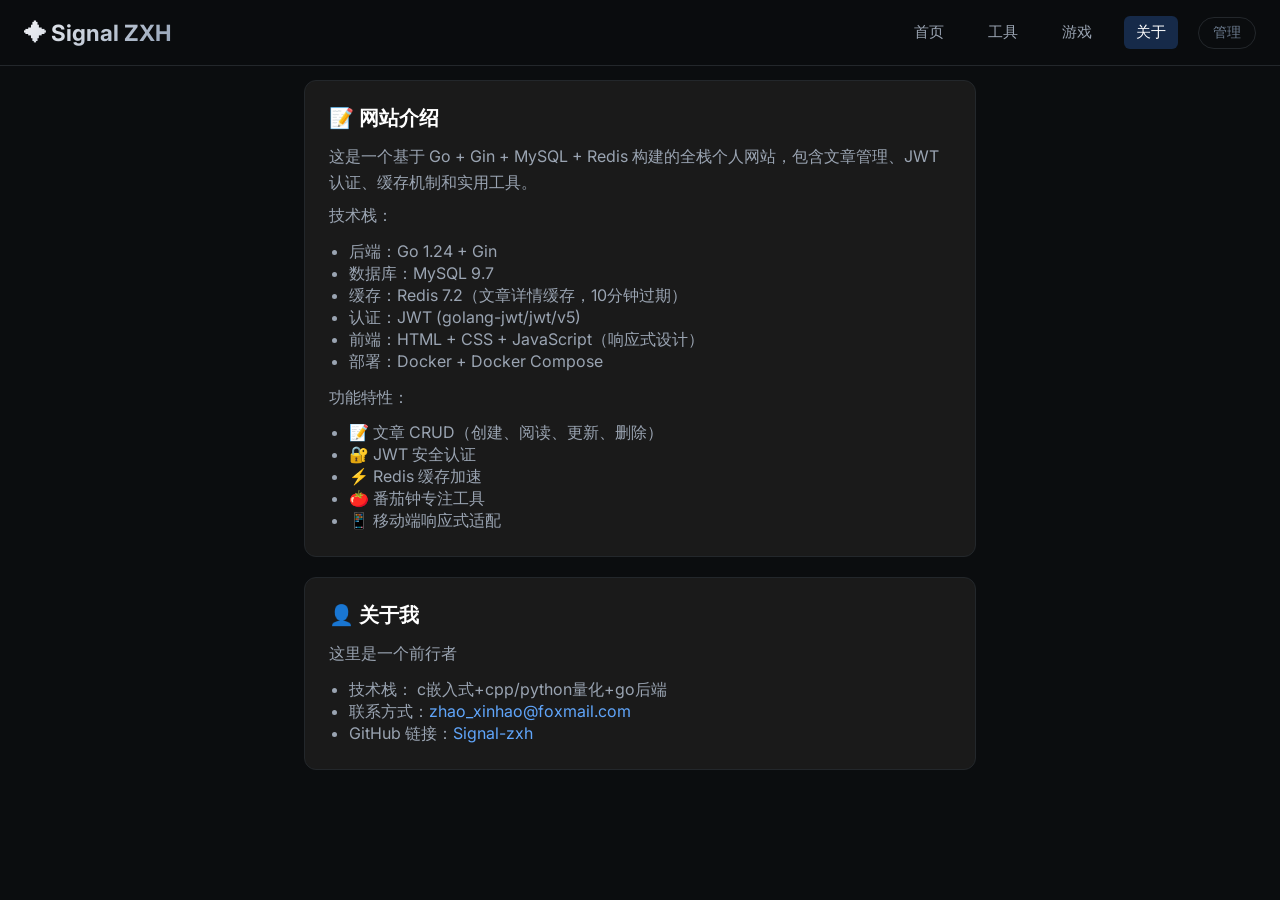
<file: static/about.html>
<!DOCTYPE html>
<html lang="zh-CN">
<head>
    <meta charset="UTF-8">
    <meta name="viewport" content="width=device-width, initial-scale=1.0">
    <title>关于 - Signal ZXH</title>
    <link href="https://fonts.googleapis.com/css2?family=Inter:opsz,wght@14..32,400..700&display=swap" rel="stylesheet">
    <style>
        * { margin:0; padding:0; box-sizing:border-box; }
        body {
            font-family: "Inter", -apple-system, sans-serif;
            background: #0b0d0f;
            color: #ecedee;
            padding-top: 80px;
            min-height: 100vh;
        }
        .container {
            max-width: 720px;
            margin: 0 auto;
            padding: 0 24px;
        }
        .header {
            position: fixed;
            top: 0;
            left: 0;
            right: 0;
            z-index: 1000;
            display: flex;
            justify-content: space-between;
            align-items: center;
            padding: 16px 24px;
            background: rgba(11, 13, 15, 0.98);
            border-bottom: 1px solid #23272b;
            backdrop-filter: blur(12px);
        }
        .logo {
            font-size: 1.4rem;
            font-weight: 700;
            background: linear-gradient(135deg, #f0f2f5, #94a3b8);
            -webkit-background-clip: text;
            -webkit-text-fill-color: transparent;
            background-clip: text;
        }
        .nav {
            display: flex;
            gap: 20px;
            margin-left: auto;
            margin-right: 20px;
        }
        .nav a {
            color: #9aa4b2;
            text-decoration: none;
            font-size: 0.95rem;
            padding: 6px 12px;
            border-radius: 6px;
            transition: all 0.2s ease;
        }
        .nav a:hover, .nav a.active {
            color: #fff;
            background: rgba(59, 130, 246, 0.25);
        }
        .header-right {
            display: flex;
            gap: 16px;
            align-items: center;
        }
        .admin-link {
            color: #6b7a8d;
            cursor: pointer;
            padding: 6px 14px;
            border: 1px solid #23272b;
            border-radius: 20px;
            font-size: 0.85rem;
            transition: all 0.2s ease;
        }
        .admin-link:hover {
            border-color: #3b82f6;
            color: #fff;
        }
        .card {
            background: #1a1a1a;
            padding: 24px;
            border-radius: 12px;
            border: 1px solid #23272b;
            margin-bottom: 20px;
        }
        .card h3 {
            color: #fff;
            margin-bottom: 12px;
            font-size: 1.25rem;
        }
        .card a {
            color: #60a5fa;
            text-decoration: none;
            border-bottom: 1px solid transparent;
            transition: all 0.2s ease;
        }
        .card a:hover {
            color: #93c5fd;
            border-bottom-color: #3b82f6;
            font-size: 1.25rem;
        }
        .card p {
            color: #9aa4b2;
            line-height: 1.6;
        }
        .card ul {
            color: #9aa4b2;
            margin-top: 12px;
            padding-left: 20px;
        }

        @media (max-width: 768px) {
            body { padding-top: 120px; }
            .header { padding: 12px 16px; flex-wrap: wrap; align-items: center; }
            .logo { font-size: 1.1rem; order: 1; }
            .nav { 
                order: 3; gap: 8px; margin: 8px auto 0; width: 100%; 
                justify-content: center; margin-left: 0; margin-right: 0;
            }
            .nav a { font-size: 0.8rem; padding: 4px 8px; }
            .header-right { order: 2; }
            .admin-link { font-size: 0.75rem; padding: 4px 10px; }
            .container { padding: 0 16px; }
            .card { padding: 16px; }
        }
    </style>
</head>
<body>
<div class="header">
    <span class="logo" onclick="window.location.href='/'">✦ Signal ZXH</span>
    
    <div class="nav">
        <a href="/">首页</a>
        <a href="/tools">工具</a>
        <a href="/games">游戏</a>
        <a href="/about" class="active">关于</a>
    </div>
    
    <div class="header-right">
        <span onclick="showLoginModal()" class="admin-link">管理</span>
    </div>
</div>

<div class="container">

    <div class="card">
        <h3>📝 网站介绍</h3>
        <p>这是一个基于 Go + Gin + MySQL + Redis 构建的全栈个人网站，包含文章管理、JWT认证、缓存机制和实用工具。</p>
        <p style="margin-top:8px;">技术栈：</p>
        <ul>
            <li>后端：Go 1.24 + Gin</li>
            <li>数据库：MySQL 9.7</li>
            <li>缓存：Redis 7.2（文章详情缓存，10分钟过期）</li>
            <li>认证：JWT (golang-jwt/jwt/v5)</li>
            <li>前端：HTML + CSS + JavaScript（响应式设计）</li>
            <li>部署：Docker + Docker Compose</li>
        </ul>
        <p style="margin-top:12px;">功能特性：</p>
        <ul>
            <li>📝 文章 CRUD（创建、阅读、更新、删除）</li>
            <li>🔐 JWT 安全认证</li>
            <li>⚡ Redis 缓存加速</li>
            <li>🍅 番茄钟专注工具</li>
            <li>📱 移动端响应式适配</li>
        </ul>
    </div>
        <div class="card">
        <h3>👤 关于我</h3>
        <p>这里是一个前行者</p>
        <ul>
            <!-- <li>个人简介</li> -->
            <li>技术栈： c嵌入式+cpp/python量化+go后端</li>
            <!-- <li>工作经历</li> -->
            <li>联系方式：<a href="mailto:zhao_xinhao@foxmail.com">zhao_xinhao@foxmail.com</a></li>
            <li>GitHub 链接：<a href="https://github.com/Signal-zxh">Signal-zxh</a></li>
        </ul>
    </div>
</div>

<!-- 登录模态框 -->
<div id="loginModal" style="display:none; position:fixed; top:0; left:0; width:100%; height:100%; background:rgba(0,0,0,0.75); justify-content:center; align-items:center; z-index:2000;">
    <div style="background:#1a1a1a; padding:24px; border-radius:12px; width:320px; border:1px solid #23272b;">
        <div style="display:flex; justify-content:space-between; align-items:center; margin-bottom:20px;">
            <h2 style="color:#fff; margin:0;">登录管理</h2>
            <span onclick="hideLoginModal()" style="color:#9aa4b2; cursor:pointer; font-size:20px;">&times;</span>
        </div>
        <div style="display:flex; flex-direction:column; gap:12px;">
            <input id="loginUsername" placeholder="用户名" style="padding:10px; border:1px solid #23272b; border-radius:8px; background:#111; color:#fff;" />
            <input id="loginPassword" type="password" placeholder="密码" style="padding:10px; border:1px solid #23272b; border-radius:8px; background:#111; color:#fff;" />
            <button onclick="login()" style="padding:10px; border:none; background:#3b82f6; color:#fff; border-radius:8px; cursor:pointer;">
                登录
            </button>
            <div id="loginResult" style="color:#9aa4b2; text-align:center; font-size:14px;"></div>
        </div>
    </div>
</div>

<script>
function showLoginModal() {
    document.getElementById("loginModal").style.display = "flex"
}

function hideLoginModal() {
    document.getElementById("loginModal").style.display = "none"
    document.getElementById("loginResult").innerHTML = ""
    document.getElementById("loginUsername").value = ""
    document.getElementById("loginPassword").value = ""
}

document.getElementById("loginModal").addEventListener("click", function(e) {
    if (e.target === this) {
        hideLoginModal()
    }
})

async function login() {
    const username = document.getElementById("loginUsername").value
    const password = document.getElementById("loginPassword").value
    const resultDiv = document.getElementById("loginResult")

    if (!username.trim()) {
        resultDiv.innerHTML = "❌ 请输入用户名"
        return
    }
    if (!password.trim()) {
        resultDiv.innerHTML = "❌ 请输入密码"
        return
    }

    try {
        const res = await fetch("/login", {
            method: "POST",
            headers: { "Content-Type": "application/json" },
            body: JSON.stringify({ username: username.trim(), password: password.trim() })
        })

        const text = await res.text()
        let json
        try {
            json = JSON.parse(text)
        } catch (e) {
            resultDiv.innerHTML = "❌ 服务器返回格式错误"
            return
        }

        if (json.code === 0) {
            localStorage.setItem("token", json.data.token)
            resultDiv.innerHTML = "✅ 登录成功！"
            
            setTimeout(() => {
                hideLoginModal()
                window.location.href = "/admin"
            }, 1000)
        } else {
            resultDiv.innerHTML = "❌ " + json.message
        }
    } catch (e) {
        console.error(e)
        resultDiv.innerHTML = "❌ 请求失败"
    }
}
</script>
</body>
</html>
</file>
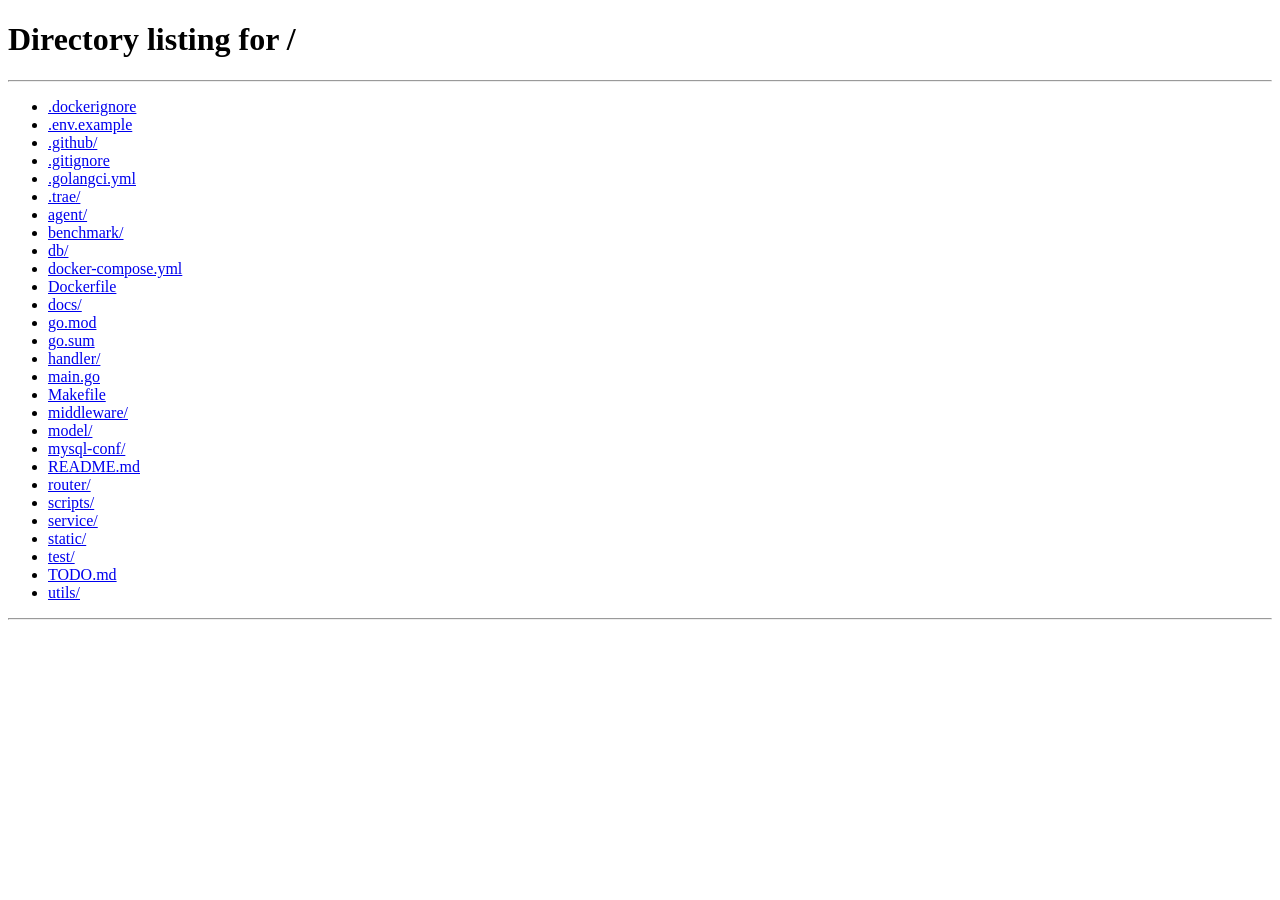
<file: static/admin.html>
<!DOCTYPE html>
<html lang="zh-CN">
<head>
    <meta charset="UTF-8">
    <meta name="viewport" content="width=device-width, initial-scale=1.0">
    <title>管理后台 - Signal ZXH</title>
    <link href="https://fonts.googleapis.com/css2?family=Inter:opsz,wght@14..32,400..700&display=swap" rel="stylesheet">
    <style>
        * { margin:0; padding:0; box-sizing:border-box; }
        body {
            font-family: "Inter", -apple-system, sans-serif;
            background: #0b0d0f;
            color: #ecedee;
            padding-top: 80px;
            min-height: 100vh;
            overflow-x: hidden;
        }
        .container {
            max-width: 720px;
            margin: 0 auto;
            padding: 0 24px;
        }
        .header {
            position: fixed;
            top: 0;
            left: 0;
            right: 0;
            z-index: 1000;
            display: flex;
            justify-content: space-between;
            align-items: center;
            padding: 16px 24px;
            background: rgba(11, 13, 15, 0.98);
            border-bottom: 1px solid #23272b;
            backdrop-filter: blur(12px);
        }
        .logo {
            font-size: 1.4rem;
            font-weight: 700;
            background: linear-gradient(135deg, #f0f2f5, #94a3b8);
            -webkit-background-clip: text;
            -webkit-text-fill-color: transparent;
            background-clip: text;
        }
        .nav {
            display: flex;
            gap: 20px;
            margin-left: auto;
            margin-right: 20px;
        }
        .nav a {
            color: #9aa4b2;
            text-decoration: none;
            font-size: 0.95rem;
            padding: 6px 12px;
            border-radius: 6px;
            transition: all 0.2s ease;
        }
        .nav a:hover, .nav a.active {
            color: #fff;
            background: rgba(59, 130, 246, 0.25);
        }
        .header-right {
            display: flex;
            gap: 16px;
            align-items: center;
        }
        .logout-link {
            color: #ef4444;
            cursor: pointer;
            font-size: 0.9rem;
            padding: 6px 12px;
            border-radius: 6px;
            transition: all 0.2s ease;
        }
        .logout-link:hover {
            background: rgba(239, 68, 68, 0.2);
        }
        .form-card {
            background: #1a1a1a;
            padding: 24px;
            border-radius: 12px;
            border: 1px solid #23272b;
            margin-bottom: 20px;
            width: 100%;
            box-sizing: border-box;
        }
        .form-card h2 {
            color: #fff;
            margin: 0 0 20px 0;
            font-size: 1.3rem;
        }
        .form-group {
            display: flex;
            flex-direction: column;
            gap: 12px;
            width: 100%;
            box-sizing: border-box;
        }
        .form-group input,
        .form-group textarea {
            display: block;
            width: 100%;
            padding: 12px;
            border: 1px solid #23272b;
            border-radius: 8px;
            background: #111;
            color: #fff;
            font-size: 16px;
            font-family: inherit;
            box-sizing: border-box;
        }
        .form-group textarea {
            min-height: 120px;
            resize: vertical;
            word-break: break-all;
            overflow-wrap: break-word;
        }
        .form-group button {
            padding: 12px;
            border: none;
            background: #3b82f6;
            color: #fff;
            border-radius: 8px;
            cursor: pointer;
            font-size: 16px;
            transition: all 0.2s ease;
        }
        .form-group button:hover {
            background: #2563eb;
        }
        .form-result {
            color: #9aa4b2;
            text-align: center;
            font-size: 14px;
            margin-top: 8px;
        }
        .list-card {
            background: #1a1a1a;
            padding: 24px;
            border-radius: 12px;
            border: 1px solid #23272b;
            margin-bottom: 40px;
        }
        .list-card h2 {
            color: #fff;
            margin: 0 0 20px 0;
            font-size: 1.3rem;
        }
        .post-item {
            border-bottom: 1px solid #23272b;
            padding: 16px 0;
            display: flex;
            justify-content: space-between;
            align-items: flex-start;
        }
        .post-item:last-child {
            border-bottom: none;
        }
        .post-info h3 {
            color: #fff;
            margin: 0 0 8px 0;
            font-size: 1.1rem;
        }
        .post-info p {
            color: #9aa4b2;
            margin: 0;
            font-size: 0.9rem;
            line-height: 1.5;
        }
        .post-meta {
            color: #6b7280;
            font-size: 0.8rem;
            margin-top: 8px;
        }
        .post-actions {
            display: flex;
            gap: 10px;
        }
        .btn-edit {
            padding: 6px 12px;
            border: none;
            background: #f59e0b;
            color: #fff;
            border-radius: 6px;
            cursor: pointer;
            font-size: 14px;
            transition: all 0.2s ease;
        }
        .btn-edit:hover {
            background: #d97706;
        }
        .btn-delete {
            padding: 6px 12px;
            border: none;
            background: #ef4444;
            color: #fff;
            border-radius: 6px;
            cursor: pointer;
            font-size: 14px;
            transition: all 0.2s ease;
        }
        .btn-delete:hover {
            background: #dc2626;
        }
        .edit-form {
            display: flex;
            flex-direction: column;
            gap: 10px;
            width: 100%;
        }
        .edit-form input,
        .edit-form textarea {
            display: block;
            width: 100%;
            padding: 10px;
            border: 1px solid #3b82f6;
            border-radius: 6px;
            background: #111;
            color: #fff;
            font-size: 15px;
            font-family: inherit;
            box-sizing: border-box;
        }
        .edit-form textarea {
            min-height: 100px;
            resize: vertical;
            word-break: break-all;
            overflow-wrap: break-word;
        }
        .edit-actions {
            display: flex;
            gap: 10px;
        }
        .btn-save {
            padding: 8px 16px;
            border: none;
            background: #22c55e;
            color: #fff;
            border-radius: 6px;
            cursor: pointer;
            font-size: 14px;
            transition: all 0.2s ease;
        }
        .btn-save:hover {
            background: #16a34a;
        }
        .btn-cancel {
            padding: 8px 16px;
            border: none;
            background: #6b7280;
            color: #fff;
            border-radius: 6px;
            cursor: pointer;
            font-size: 14px;
            transition: all 0.2s ease;
        }
        .btn-cancel:hover {
            background: #4b5563;
        }

        @media (max-width: 768px) {
            body { padding-top: 120px; }
            .header { padding: 12px 16px; flex-wrap: wrap; align-items: center; }
            .logo { font-size: 1.1rem; order: 1; }
            .nav { 
                order: 3; gap: 8px; margin: 8px auto 0; width: 100%; 
                justify-content: center; margin-left: 0; margin-right: 0;
            }
            .nav a { font-size: 0.8rem; padding: 4px 8px; }
            .header-right { order: 2; }
            .logout-link { font-size: 0.75rem; padding: 4px 10px; }
            .container { padding: 0 16px; }
            .form-card, .list-card { padding: 16px; }
        }
    </style>
</head>
<body>
<div class="header">
    <span class="logo" onclick="window.location.href='/'">✦ Signal ZXH</span>

    <div class="nav">
        <a href="/">首页</a>
        <a href="/tools">工具</a>
        <a href="/games">游戏</a>
        <a href="/about">关于</a>
        <a href="/admin/categories">分类管理</a>
        <a href="/admin/tags">标签管理</a>
    </div>

    <div class="header-right">
        <span onclick="logout()" class="logout-link">退出登录</span>
    </div>
</div>

<div class="container">
    <!-- 发布文章表单 -->
    <div class="form-card">
        <h2>发布新文章</h2>
        <div class="form-group">
            <input id="postTitle" placeholder="文章标题" />
            <textarea id="postContent" placeholder="文章内容"></textarea>
            <select id="postCategory" style="padding:12px; border:1px solid #23272b; border-radius:8px; background:#111; color:#fff; font-size:16px;">
                <option value="">选择分类</option>
            </select>
            <input id="postTags" placeholder="标签（用逗号分隔）" />
            <button onclick="createPost()">发布文章</button>
            <div id="createResult" class="form-result"></div>
        </div>
    </div>

    <!-- 文章列表 -->
    <div class="list-card">
        <h2>文章管理</h2>
        <div id="postsList"></div>
    </div>
</div>

<script>
function checkLogin() {
    const token = localStorage.getItem('token')
    if (!token) {
        window.location.href = '/'
        return null
    }
    return token
}

function logout() {
    localStorage.removeItem('token')
    window.location.href = '/'
}

async function loadCategories() {
    try {
        const res = await fetch('/categories', { cache: 'no-cache' })
        const text = await res.text()
        const json = JSON.parse(text)
        
        if (json.code === 0) {
            window.categoriesData = json.data || []
            const select = document.getElementById('postCategory')
            select.innerHTML = '<option value="">选择分类</option>'
            window.categoriesData.forEach(cat => {
                select.innerHTML += `<option value="${cat.id}">${cat.name}</option>`
            })
        }
    } catch (e) {
        console.error('加载分类失败', e)
    }
}

async function createPost() {
    const token = checkLogin()
    if (!token) return

    const title = document.getElementById('postTitle').value
    const content = document.getElementById('postContent').value
    const categoryId = document.getElementById('postCategory').value
    const tagsInput = document.getElementById('postTags').value
    const resultDiv = document.getElementById('createResult')

    if (!title.trim()) {
        resultDiv.innerHTML = '❌ 请输入标题'
        return
    }
    if (!content.trim()) {
        resultDiv.innerHTML = '❌ 请输入内容'
        return
    }

    const tags = tagsInput.split(',').map(t => t.trim()).filter(t => t)

    try {
        const res = await fetch('/api/posts/with-tag', {
            method: 'POST',
            headers: {
                'Content-Type': 'application/json',
                'Authorization': 'Bearer ' + token
            },
            body: JSON.stringify({ 
                title: title.trim(), 
                content: content.trim(),
                category_id: categoryId ? parseInt(categoryId) : null,
                tags: tags
            })
        })

        const text = await res.text()
        let json
        try {
            json = JSON.parse(text)
        } catch (e) {
            resultDiv.innerHTML = '❌ 服务器返回格式错误'
            return
        }

        if (json.code === 0) {
            resultDiv.innerHTML = '✅ 发布成功！'
            document.getElementById('postTitle').value = ''
            document.getElementById('postContent').value = ''
            document.getElementById('postCategory').value = ''
            document.getElementById('postTags').value = ''
            loadPosts()
        } else {
            resultDiv.innerHTML = '❌ ' + json.message
        }
    } catch (e) {
        console.error(e)
        resultDiv.innerHTML = '❌ 请求失败'
    }
}

async function loadPosts() {
    const token = checkLogin()
    if (!token) return

    const container = document.getElementById('postsList')

    try {
        const res = await fetch('/posts/detail', {
            headers: { 'Authorization': 'Bearer ' + token },
            cache: 'no-cache'
        })

        const text = await res.text()
        console.log('API Response:', text)
        let json
        try {
            json = JSON.parse(text)
        } catch (e) {
            container.innerHTML = '<p style="color:#9aa4b2; text-align:center;">❌ JSON解析失败</p>'
            return
        }

        if (json.code !== 0) {
            container.innerHTML = '<p style="color:#9aa4b2; text-align:center;">❌ ' + json.message + '</p>'
            return
        }

        const posts = json.data.data || []
        console.log('Posts found:', posts.length)

        if (posts.length === 0) {
            container.innerHTML = '<p style="color:#9aa4b2; text-align:center;">暂无文章</p>'
            return
        }

        window.postsData = posts
        container.innerHTML = posts.map(post => {
            const categoryHtml = post.category ? `<span style="background:#3b82f6; color:#fff; padding:2px 6px; border-radius:4px; font-size:0.75rem; margin-right:8px;">${post.category}</span>` : ''
            const tagsHtml = post.tags && post.tags.length > 0 
                ? post.tags.map(tag => `<span style="background:#6b7280; color:#fff; padding:2px 6px; border-radius:4px; font-size:0.75rem; margin-right:4px;">${tag}</span>`).join('')
                : ''
            return `
            <div class="post-item" id="post-${post.id}">
                <div class="post-info">
                    <h3>${escapeHtml(post.title)}</h3>
                    <p>${escapeHtml(post.content)}</p>
                    <div class="post-meta">${categoryHtml}${tagsHtml}</div>
                </div>
                <div class="post-actions">
                    <button onclick="editPost(${post.id})" class="btn-edit">编辑</button>
                    <button onclick="deletePost(${post.id})" class="btn-delete">删除</button>
                </div>
            </div>
        `}).join('')
    } catch (e) {
        console.error(e)
        container.innerHTML = '<p style="color:#9aa4b2; text-align:center;">❌ 请求失败</p>'
    }
}

async function deletePost(id) {
    const token = checkLogin()
    if (!token) return

    if (!confirm('确定要删除这篇文章吗？')) {
        return
    }

    try {
        const res = await fetch('/api/posts/' + id, {
            method: 'DELETE',
            headers: { 'Authorization': 'Bearer ' + token }
        })

        const text = await res.text()
        let json = JSON.parse(text)

        if (json.code === 0) {
            alert('删除成功')
            loadPosts()
        } else {
            alert('删除失败: ' + json.message)
        }
    } catch (e) {
        console.error(e)
        alert('删除失败')
    }
}

function escapeHtml(text) {
    const div = document.createElement('div')
    div.textContent = text
    return div.innerHTML
}

function editPost(id) {
    const item = document.getElementById('post-' + id)
    if (!item) return

    const post = (window.postsData || []).find(p => p.id === id)
    const title = post ? post.title : ''
    const content = post ? post.content : ''
    const selectedCategory = (window.categoriesData || []).find(cat => cat.name === (post && post.category))
    const initialTags = post && post.tags ? post.tags.join(', ') : ''

    item.innerHTML = `
        <div class="edit-form" style="width:100%;">
            <input id="edit-title-${id}" value="${escapeHtml(title)}" placeholder="文章标题" />
            <textarea id="edit-content-${id}" placeholder="文章内容">${escapeHtml(content)}</textarea>
            <select id="edit-category-${id}" style="padding:10px; border:1px solid #3b82f6; border-radius:6px; background:#111; color:#fff; font-size:15px;">
                <option value="">选择分类</option>
                ${(window.categoriesData || []).map(cat => `<option value="${cat.id}" ${selectedCategory && selectedCategory.id === cat.id ? 'selected' : ''}>${escapeHtml(cat.name)}</option>`).join('')}
            </select>
            <input id="edit-tags-${id}" value="${escapeHtml(initialTags)}" placeholder="标签（用逗号分隔）" />
            <div class="edit-actions">
                <button onclick="savePost(${id})" class="btn-save">保存</button>
                <button onclick="cancelEdit(${id})" class="btn-cancel">取消</button>
            </div>
        </div>
    `
}

async function savePost(id) {
    const token = checkLogin()
    if (!token) return

    const title = document.getElementById('edit-title-' + id).value.trim()
    const content = document.getElementById('edit-content-' + id).value.trim()
    const categoryId = document.getElementById('edit-category-' + id).value
    const tagsInput = document.getElementById('edit-tags-' + id).value
    const tags = tagsInput.split(',').map(t => t.trim()).filter(Boolean)

    if (!title) {
        alert('❌ 请输入标题')
        return
    }
    if (!content) {
        alert('❌ 请输入内容')
        return
    }

    try {
        const res = await fetch('/api/posts/' + id + '/with-tag', {
            method: 'PUT',
            headers: {
                'Content-Type': 'application/json',
                'Authorization': 'Bearer ' + token
            },
            body: JSON.stringify({
                title,
                content,
                category_id: categoryId ? parseInt(categoryId) : null,
                tags
            })
        })

        const text = await res.text()
        let json
        try {
            json = JSON.parse(text)
        } catch (e) {
            alert('❌ 服务器返回格式错误')
            return
        }

        if (json.code === 0) {
            alert('✅ 更新成功')
            loadPosts()
        } else {
            alert('❌ ' + json.message)
        }
    } catch (e) {
        console.error(e)
        alert('❌ 请求失败')
    }
}

function cancelEdit(id) {
    loadPosts()
}

document.addEventListener('DOMContentLoaded', function() {
    checkLogin()
    loadCategories()
    loadPosts()
})
</script>
</body>
</html>
</file>
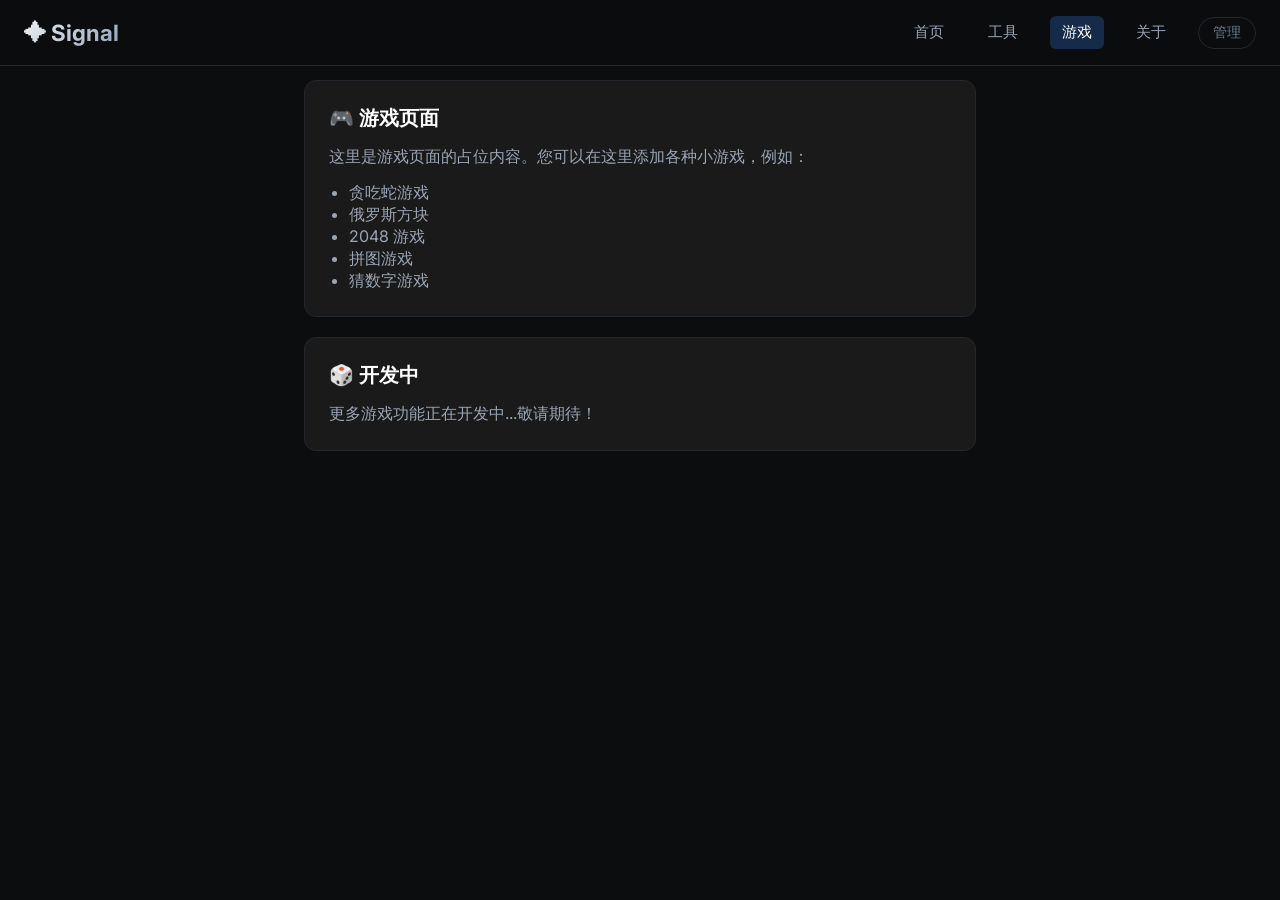
<file: static/games.html>
<!DOCTYPE html>
<html lang="zh-CN">
<head>
    <meta charset="UTF-8">
    <meta name="viewport" content="width=device-width, initial-scale=1.0">
    <title>游戏 - Signal ZXH</title>
    <link href="https://fonts.googleapis.com/css2?family=Inter:opsz,wght@14..32,400..700&display=swap" rel="stylesheet">
    <style>
        * { margin:0; padding:0; box-sizing:border-box; }
        body {
            font-family: "Inter", -apple-system, sans-serif;
            background: #0b0d0f;
            color: #ecedee;
            padding-top: 80px;
            min-height: 100vh;
        }
        .container {
            max-width: 720px;
            margin: 0 auto;
            padding: 0 24px;
        }
        .header {
            position: fixed;
            top: 0;
            left: 0;
            right: 0;
            z-index: 1000;
            display: flex;
            justify-content: space-between;
            align-items: center;
            padding: 16px 24px;
            background: rgba(11, 13, 15, 0.98);
            border-bottom: 1px solid #23272b;
            backdrop-filter: blur(12px);
        }
        .logo {
            font-size: 1.4rem;
            font-weight: 700;
            background: linear-gradient(135deg, #f0f2f5, #94a3b8);
            -webkit-background-clip: text;
            -webkit-text-fill-color: transparent;
            background-clip: text;
        }
        .nav {
            display: flex;
            gap: 20px;
            margin-left: auto;
            margin-right: 20px;
        }
        .nav a {
            color: #9aa4b2;
            text-decoration: none;
            font-size: 0.95rem;
            padding: 6px 12px;
            border-radius: 6px;
            transition: all 0.2s ease;
        }
        .nav a:hover, .nav a.active {
            color: #fff;
            background: rgba(59, 130, 246, 0.25);
        }
        .header-right {
            display: flex;
            gap: 16px;
            align-items: center;
        }
        .admin-link {
            color: #6b7a8d;
            cursor: pointer;
            padding: 6px 14px;
            border: 1px solid #23272b;
            border-radius: 20px;
            font-size: 0.85rem;
            transition: all 0.2s ease;
        }
        .admin-link:hover {
            border-color: #3b82f6;
            color: #fff;
        }
        .card {
            background: #1a1a1a;
            padding: 24px;
            border-radius: 12px;
            border: 1px solid #23272b;
            margin-bottom: 20px;
        }
        .card h3 {
            color: #fff;
            margin-bottom: 12px;
            font-size: 1.25rem;
        }
        .card p {
            color: #9aa4b2;
            line-height: 1.6;
        }
        .card ul {
            color: #9aa4b2;
            margin-top: 12px;
            padding-left: 20px;
        }
    </style>
</head>
<body>
<div class="header">
    <span class="logo">✦ Signal </span>
    
    <div class="nav">
        <a href="/">首页</a>
        <a href="/tools">工具</a>
        <a href="/games" class="active">游戏</a>
        <a href="/about">关于</a>
    </div>
    
    <div class="header-right">
        <span onclick="showLoginModal()" class="admin-link">管理</span>
    </div>
</div>

<div class="container">
    <div class="card">
        <h3>🎮 游戏页面</h3>
        <p>这里是游戏页面的占位内容。您可以在这里添加各种小游戏，例如：</p>
        <ul>
            <li>贪吃蛇游戏</li>
            <li>俄罗斯方块</li>
            <li>2048 游戏</li>
            <li>拼图游戏</li>
            <li>猜数字游戏</li>
        </ul>
    </div>

    <div class="card">
        <h3>🎲 开发中</h3>
        <p>更多游戏功能正在开发中...敬请期待！</p>
    </div>
</div>

<!-- 登录模态框 -->
<div id="loginModal" style="display:none; position:fixed; top:0; left:0; width:100%; height:100%; background:rgba(0,0,0,0.75); justify-content:center; align-items:center; z-index:2000;">
    <div style="background:#1a1a1a; padding:24px; border-radius:12px; width:320px; border:1px solid #23272b;">
        <div style="display:flex; justify-content:space-between; align-items:center; margin-bottom:20px;">
            <h2 style="color:#fff; margin:0;">登录管理</h2>
            <span onclick="hideLoginModal()" style="color:#9aa4b2; cursor:pointer; font-size:20px;">&times;</span>
        </div>
        <div style="display:flex; flex-direction:column; gap:12px;">
            <input id="loginUsername" placeholder="用户名" style="padding:10px; border:1px solid #23272b; border-radius:8px; background:#111; color:#fff;" />
            <input id="loginPassword" type="password" placeholder="密码" style="padding:10px; border:1px solid #23272b; border-radius:8px; background:#111; color:#fff;" />
            <button onclick="login()" style="padding:10px; border:none; background:#3b82f6; color:#fff; border-radius:8px; cursor:pointer;">
                登录
            </button>
            <div id="loginResult" style="color:#9aa4b2; text-align:center; font-size:14px;"></div>
        </div>
    </div>
</div>

<script>
function showLoginModal() {
    document.getElementById("loginModal").style.display = "flex"
}

function hideLoginModal() {
    document.getElementById("loginModal").style.display = "none"
    document.getElementById("loginResult").innerHTML = ""
    document.getElementById("loginUsername").value = ""
    document.getElementById("loginPassword").value = ""
}

document.getElementById("loginModal").addEventListener("click", function(e) {
    if (e.target === this) {
        hideLoginModal()
    }
})

async function login() {
    const username = document.getElementById("loginUsername").value
    const password = document.getElementById("loginPassword").value
    const resultDiv = document.getElementById("loginResult")

    if (!username.trim()) {
        resultDiv.innerHTML = "❌ 请输入用户名"
        return
    }
    if (!password.trim()) {
        resultDiv.innerHTML = "❌ 请输入密码"
        return
    }

    try {
        const res = await fetch("/login", {
            method: "POST",
            headers: { "Content-Type": "application/json" },
            body: JSON.stringify({ username: username.trim(), password: password.trim() })
        })

        const text = await res.text()
        let json
        try {
            json = JSON.parse(text)
        } catch (e) {
            resultDiv.innerHTML = "❌ 服务器返回格式错误"
            return
        }

        if (json.code === 0) {
            localStorage.setItem("token", json.data.token)
            resultDiv.innerHTML = "✅ 登录成功！"
            
            setTimeout(() => {
                hideLoginModal()
                window.location.href = "/admin"
            }, 1000)
        } else {
            resultDiv.innerHTML = "❌ " + json.message
        }
    } catch (e) {
        console.error(e)
        resultDiv.innerHTML = "❌ 请求失败"
    }
}
</script>
</body>
</html>
</file>
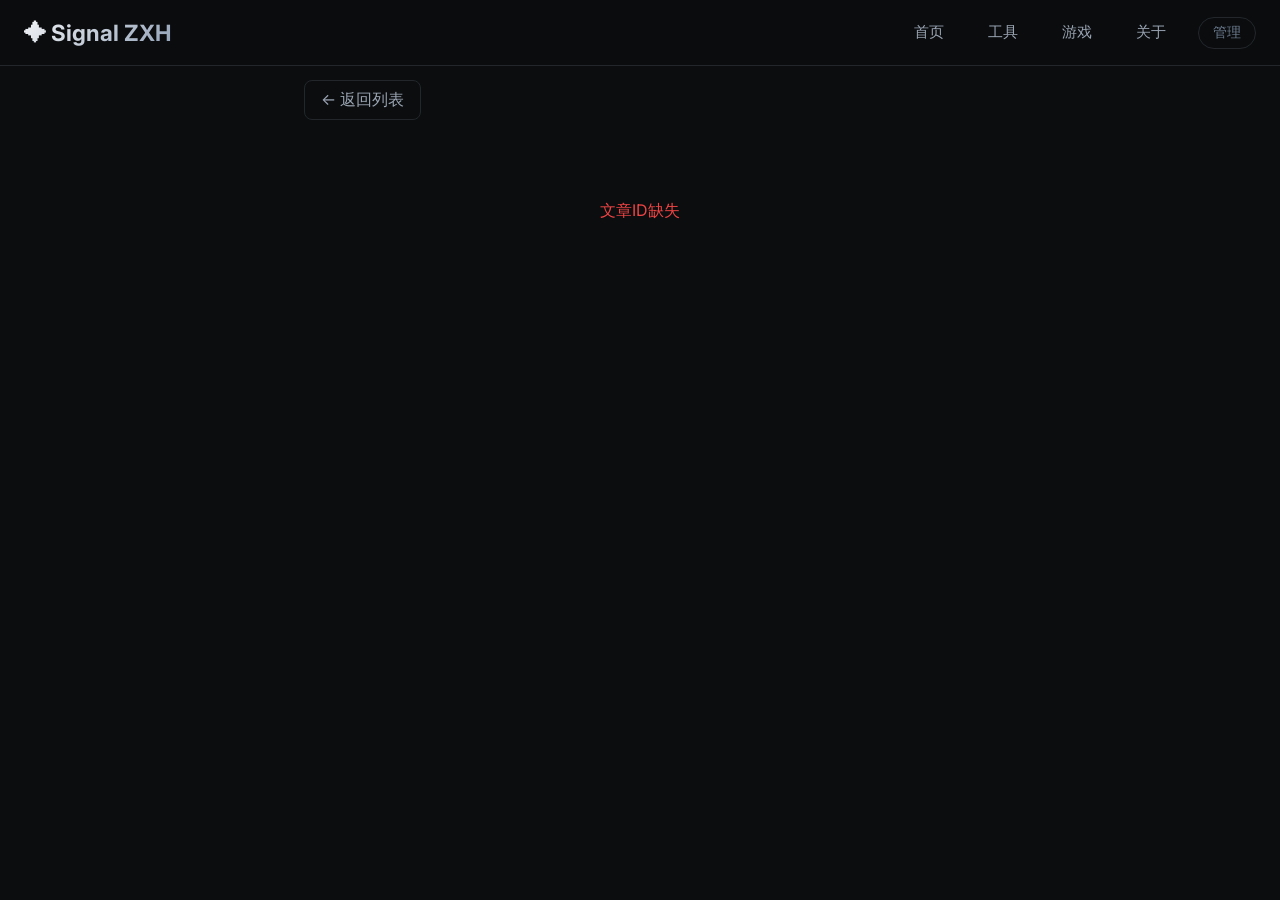
<file: static/post-detail.html>
<!DOCTYPE html>
<html lang="zh-CN">
<head>
    <meta charset="UTF-8">
    <meta name="viewport" content="width=device-width, initial-scale=1.0">
    <title>文章详情 - Signal ZXH</title>
    <link href="https://fonts.googleapis.com/css2?family=Inter:opsz,wght@14..32,400..700&display=swap" rel="stylesheet">
    <style>
        * { margin:0; padding:0; box-sizing:border-box; }
        body {
            font-family: "Inter", -apple-system, sans-serif;
            background: #0b0d0f;
            color: #ecedee;
            padding-top: 80px;
            min-height: 100vh;
        }
        .container {
            max-width: 720px;
            margin: 0 auto;
            padding: 0 24px;
        }
        .header {
            position: fixed;
            top: 0;
            left: 0;
            right: 0;
            z-index: 1000;
            display: flex;
            justify-content: space-between;
            align-items: center;
            padding: 16px 24px;
            background: rgba(11, 13, 15, 0.98);
            border-bottom: 1px solid #23272b;
            backdrop-filter: blur(12px);
        }
        .logo {
            font-size: 1.4rem;
            font-weight: 700;
            background: linear-gradient(135deg, #f0f2f5, #94a3b8);
            -webkit-background-clip: text;
            -webkit-text-fill-color: transparent;
            background-clip: text;
            cursor: pointer;
        }
        .nav {
            display: flex;
            gap: 20px;
            margin-left: auto;
            margin-right: 20px;
        }
        .nav a {
            color: #9aa4b2;
            text-decoration: none;
            font-size: 0.95rem;
            padding: 6px 12px;
            border-radius: 6px;
            transition: all 0.2s ease;
        }
        .nav a:hover, .nav a.active {
            color: #fff;
            background: rgba(59, 130, 246, 0.25);
        }
        .header-right {
            display: flex;
            gap: 16px;
            align-items: center;
        }
        .admin-link {
            color: #6b7a8d;
            cursor: pointer;
            padding: 6px 14px;
            border: 1px solid #23272b;
            border-radius: 20px;
            font-size: 0.85rem;
            transition: all 0.2s ease;
        }
        .admin-link:hover {
            border-color: #3b82f6;
            color: #fff;
        }
        .back-btn {
            color: #9aa4b2;
            cursor: pointer;
            padding: 8px 16px;
            border: 1px solid #23272b;
            border-radius: 8px;
            transition: all 0.2s ease;
            margin-bottom: 20px;
            display: inline-block;
        }
        .back-btn:hover {
            border-color: #3b82f6;
            color: #fff;
        }

        /* 移动端响应式 */
        @media (max-width: 768px) {
            body {
                padding-top: 120px;
            }
            .header {
                padding: 12px 16px;
                flex-wrap: wrap;
            }
            .logo {
                font-size: 1.1rem;
            }
            .nav {
                gap: 8px;
                margin: 8px auto 0;
                width: 100%;
                justify-content: center;
                order: 3;
            }
            .nav a {
                font-size: 0.8rem;
                padding: 4px 8px;
            }
            .admin-link {
                font-size: 0.75rem;
                padding: 4px 10px;
            }
            .container {
                padding: 0 16px;
            }
            .post-detail {
                padding: 20px 16px;
            }
            .post-title {
                font-size: 1.4rem;
            }
        }
        .post-detail {
            background: #1a1a1a;
            padding: 32px;
            border-radius: 12px;
            border: 1px solid #23272b;
        }
        .post-title {
            font-size: 1.75rem;
            font-weight: 700;
            color: #fff;
            margin-bottom: 16px;
            line-height: 1.3;
        }
        .post-meta {
            margin-bottom: 20px;
            padding-bottom: 16px;
            border-bottom: 1px solid #23272b;
        }
        .category-tag {
            background: #3b82f6;
            color: #fff;
            padding: 4px 12px;
            border-radius: 6px;
            font-size: 0.85rem;
            margin-right: 8px;
        }
        .tag-item {
            background: #6b7280;
            color: #fff;
            padding: 4px 12px;
            border-radius: 6px;
            font-size: 0.85rem;
            margin-right: 8px;
        }
        .post-content {
            color: #ecedee;
            line-height: 1.8;
            font-size: 1rem;
            white-space: pre-wrap;
        }
        .loading, .error, .not-found {
            text-align: center;
            padding: 60px 20px;
            color: #9aa4b2;
        }
        .error {
            color: #ef4444;
        }

        @media (max-width: 768px) {
            body { padding-top: 120px; }
            .header { padding: 12px 16px; flex-wrap: wrap; align-items: center; }
            .logo { font-size: 1.1rem; order: 1; }
            .nav { 
                order: 3; gap: 8px; margin: 8px auto 0; width: 100%; 
                justify-content: center; margin-left: 0; margin-right: 0;
            }
            .nav a { font-size: 0.8rem; padding: 4px 8px; }
            .header-right { order: 2; }
            .admin-link { font-size: 0.75rem; padding: 4px 10px; }
            .container { padding: 0 16px; }
            .post-detail { padding: 20px 16px; }
            .post-title { font-size: 1.4rem; }
        }
    </style>
</head>
<body>
<div class="header">
    <span class="logo" onclick="window.location.href='/'">✦ Signal ZXH</span>
    
    <div class="nav">
        <a href="/">首页</a>
        <a href="/tools">工具</a>
        <a href="/games">游戏</a>
        <a href="/about">关于</a>
    </div>
    
    <div class="header-right">
        <span onclick="showLoginModal()" class="admin-link">管理</span>
    </div>
</div>

<div class="container">
    <span class="back-btn" onclick="window.location.href='/'">← 返回列表</span>
    
    <div id="postDetail">
        <div class="loading">加载中...</div>
    </div>
</div>

<!-- 登录模态框 -->
<div id="loginModal" style="display:none; position:fixed; top:0; left:0; width:100%; height:100%; background:rgba(0,0,0,0.75); justify-content:center; align-items:center; z-index:2000;">
    <div style="background:#1a1a1a; padding:24px; border-radius:12px; width:320px; border:1px solid #23272b;">
        <div style="display:flex; justify-content:space-between; align-items:center; margin-bottom:20px;">
            <h2 style="color:#fff; margin:0;">登录管理</h2>
            <span onclick="hideLoginModal()" style="color:#9aa4b2; cursor:pointer; font-size:20px;">&times;</span>
        </div>
        <div style="display:flex; flex-direction:column; gap:12px;">
            <input id="loginUsername" placeholder="用户名" style="padding:10px; border:1px solid #23272b; border-radius:8px; background:#111; color:#fff;" />
            <input id="loginPassword" type="password" placeholder="密码" style="padding:10px; border:1px solid #23272b; border-radius:8px; background:#111; color:#fff;" />
            <button onclick="login()" style="padding:10px; border:none; background:#3b82f6; color:#fff; border-radius:8px; cursor:pointer;">
                登录
            </button>
            <div id="loginResult" style="color:#9aa4b2; text-align:center; font-size:14px;"></div>
        </div>
    </div>
</div>

<script>
const postId = new URLSearchParams(window.location.search).get('id');

async function loadPost() {
    const container = document.getElementById('postDetail');

    if (!postId) {
        container.innerHTML = '<div class="error">文章ID缺失</div>';
        return;
    }

    try {
        const res = await fetch(`/posts/${postId}/detail`, { cache: "no-cache" });
        const text = await res.text();
        let json;

        try {
            json = JSON.parse(text);
        } catch (e) {
            container.innerHTML = '<div class="error">数据格式错误</div>';
            return;
        }

        if (json.code !== 0) {
            container.innerHTML = `<div class="not-found">❌ ${json.message}</div>`;
            return;
        }

        const post = json.data;
        const categoryHtml = post.category ? `<span class="category-tag">${post.category}</span>` : '<span style="color:#6b7280; font-size:0.85rem;">无分类</span>';
        const tagsHtml = post.tags && post.tags.length > 0 
            ? post.tags.map(tag => `<span class="tag-item">${tag}</span>`).join('')
            : '<span style="color:#6b7280; font-size:0.85rem;">无标签</span>';

        container.innerHTML = `
            <div class="post-detail">
                <h1 class="post-title">${post.title}</h1>
                <div class="post-meta">
                    <strong style="color:#9aa4b2; font-size:0.85rem; margin-right:8px;">分类：</strong>${categoryHtml}
                    <br><br>
                    <strong style="color:#9aa4b2; font-size:0.85rem; margin-right:8px;">标签：</strong>${tagsHtml}
                </div>
                <div class="post-content">${post.content}</div>
            </div>
        `;
    } catch (e) {
        console.error(e);
        container.innerHTML = '<div class="error">❌ 请求失败</div>';
    }
}

document.addEventListener('DOMContentLoaded', loadPost);

function showLoginModal() {
    document.getElementById("loginModal").style.display = "flex"
}

function hideLoginModal() {
    document.getElementById("loginModal").style.display = "none"
    document.getElementById("loginResult").innerHTML = ""
    document.getElementById("loginUsername").value = ""
    document.getElementById("loginPassword").value = ""
}

document.getElementById("loginModal").addEventListener("click", function(e) {
    if (e.target === this) {
        hideLoginModal()
    }
})

async function login() {
    const username = document.getElementById("loginUsername").value
    const password = document.getElementById("loginPassword").value
    const resultDiv = document.getElementById("loginResult")

    if (!username.trim()) {
        resultDiv.innerHTML = "❌ 请输入用户名"
        return
    }
    if (!password.trim()) {
        resultDiv.innerHTML = "❌ 请输入密码"
        return
    }

    try {
        const res = await fetch("/login", {
            method: "POST",
            headers: { "Content-Type": "application/json" },
            body: JSON.stringify({ username: username.trim(), password: password.trim() })
        })

        const text = await res.text()
        let json
        try {
            json = JSON.parse(text)
        } catch (e) {
            resultDiv.innerHTML = "❌ 服务器返回格式错误"
            return
        }

        if (json.code === 0) {
            localStorage.setItem("token", json.data.token)
            resultDiv.innerHTML = "✅ 登录成功！"
            
            setTimeout(() => {
                hideLoginModal()
                window.location.href = "/admin"
            }, 1000)
        } else {
            resultDiv.innerHTML = "❌ " + json.message
        }
    } catch (e) {
        console.error(e)
        resultDiv.innerHTML = "❌ 请求失败"
    }
}
</script>
</body>
</html>
</file>
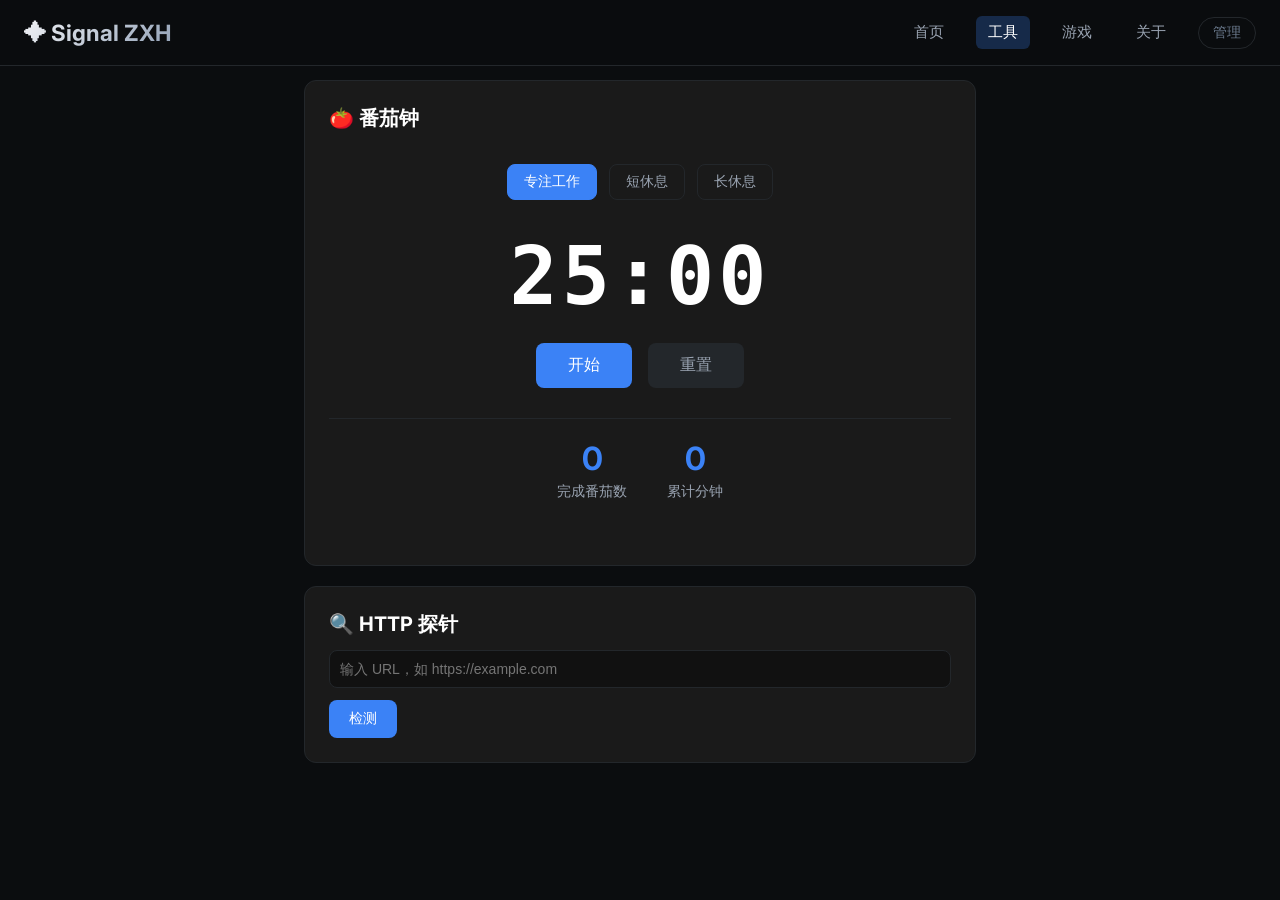
<file: static/tools.html>
<!DOCTYPE html>
<html lang="zh-CN">
<head>
    <meta charset="UTF-8">
    <meta name="viewport" content="width=device-width, initial-scale=1.0">
    <title>工具 - Signal ZXH</title>
    <link href="https://fonts.googleapis.com/css2?family=Inter:opsz,wght@14..32,400..700&display=swap" rel="stylesheet">
    <style>
        * { margin:0; padding:0; box-sizing:border-box; }
        body {
            font-family: "Inter", -apple-system, sans-serif;
            background: #0b0d0f;
            color: #ecedee;
            padding-top: 80px;
            min-height: 100vh;
        }
        .container {
            max-width: 720px;
            margin: 0 auto;
            padding: 0 24px;
        }
        .header {
            position: fixed;
            top: 0;
            left: 0;
            right: 0;
            z-index: 1000;
            display: flex;
            justify-content: space-between;
            align-items: center;
            padding: 16px 24px;
            background: rgba(11, 13, 15, 0.98);
            border-bottom: 1px solid #23272b;
            backdrop-filter: blur(12px);
        }
        .logo {
            font-size: 1.4rem;
            font-weight: 700;
            background: linear-gradient(135deg, #f0f2f5, #94a3b8);
            -webkit-background-clip: text;
            -webkit-text-fill-color: transparent;
            background-clip: text;
        }
        .nav {
            display: flex;
            gap: 20px;
            margin-left: auto;
            margin-right: 20px;
        }
        .nav a {
            color: #9aa4b2;
            text-decoration: none;
            font-size: 0.95rem;
            padding: 6px 12px;
            border-radius: 6px;
            transition: all 0.2s ease;
        }
        .nav a:hover, .nav a.active {
            color: #fff;
            background: rgba(59, 130, 246, 0.25);
        }
        .header-right {
            display: flex;
            gap: 16px;
            align-items: center;
        }
        .admin-link {
            color: #6b7a8d;
            cursor: pointer;
            padding: 6px 14px;
            border: 1px solid #23272b;
            border-radius: 20px;
            font-size: 0.85rem;
            transition: all 0.2s ease;
        }
        .admin-link:hover {
            border-color: #3b82f6;
            color: #fff;
        }
        .card {
            background: #1a1a1a;
            padding: 24px;
            border-radius: 12px;
            border: 1px solid #23272b;
            margin-bottom: 20px;
        }
        .card h3 {
            color: #fff;
            margin-bottom: 12px;
            font-size: 1.25rem;
        }
        .card p {
            color: #9aa4b2;
            line-height: 1.6;
        }
        
        /* 番茄钟样式 */
        .pomodoro {
            text-align: center;
            padding: 20px 0;
        }
        .mode-buttons {
            display: flex;
            gap: 12px;
            justify-content: center;
            margin-bottom: 30px;
        }
        .mode-btn {
            padding: 8px 16px;
            border: 1px solid #23272b;
            background: transparent;
            color: #9aa4b2;
            border-radius: 8px;
            cursor: pointer;
            font-size: 14px;
            transition: all 0.2s ease;
        }
        .mode-btn:hover {
            border-color: #3b82f6;
            color: #fff;
        }
        .mode-btn.active {
            background: #3b82f6;
            border-color: #3b82f6;
            color: #fff;
        }
        .timer-display {
            font-size: 5rem;
            font-weight: 700;
            font-family: "JetBrains Mono", "Fira Code", monospace;
            color: #fff;
            margin: 20px 0;
            letter-spacing: 4px;
        }
        .timer-buttons {
            display: flex;
            gap: 16px;
            justify-content: center;
            margin-bottom: 30px;
        }
        .timer-btn {
            padding: 12px 32px;
            border: none;
            border-radius: 8px;
            font-size: 16px;
            cursor: pointer;
            transition: all 0.2s ease;
        }
        .btn-start {
            background: #3b82f6;
            color: #fff;
        }
        .btn-start:hover {
            background: #2563eb;
        }
        .btn-reset {
            background: #23272b;
            color: #9aa4b2;
        }
        .btn-reset:hover {
            background: #2d3339;
            color: #fff;
        }
        .pomodoro-stats {
            display: flex;
            gap: 40px;
            justify-content: center;
            padding: 20px 0;
            border-top: 1px solid #23272b;
            margin-top: 20px;
        }
        .stat-item {
            text-align: center;
        }
        .stat-value {
            font-size: 2rem;
            font-weight: 700;
            color: #3b82f6;
        }
        .stat-label {
            color: #9aa4b2;
            font-size: 14px;
            margin-top: 4px;
        }
        .notification {
            position: fixed;
            top: 100px;
            left: 50%;
            transform: translateX(-50%);
            background: #3b82f6;
            color: #fff;
            padding: 16px 32px;
            border-radius: 12px;
            font-size: 18px;
            z-index: 3000;
            display: none;
            animation: slideDown 0.3s ease;
        }
        @keyframes slideDown {
            from {
                opacity: 0;
                transform: translateX(-50%) translateY(-20px);
            }
            to {
                opacity: 1;
                transform: translateX(-50%) translateY(0);
            }
        }

        @media (max-width: 768px) {
            body { padding-top: 120px; }
            .header { padding: 12px 16px; flex-wrap: wrap; align-items: center; }
            .logo { font-size: 1.1rem; order: 1; }
            .nav { 
                order: 3; gap: 8px; margin: 8px auto 0; width: 100%; 
                justify-content: center; margin-left: 0; margin-right: 0;
            }
            .nav a { font-size: 0.8rem; padding: 4px 8px; }
            .header-right { order: 2; }
            .admin-link { font-size: 0.75rem; padding: 4px 10px; }
            .container { padding: 0 16px; }
            .card { padding: 16px; }
            .pomodoro-time { font-size: 4rem; }
        }
    </style>
</head>
<body>
<div class="header">
    <span class="logo" onclick="window.location.href='/'">✦ Signal ZXH</span>
    
    <div class="nav">
        <a href="/">首页</a>
        <a href="/tools" class="active">工具</a>
        <a href="/games">游戏</a>
        <a href="/about">关于</a>
    </div>
    
    <div class="header-right">
        <span onclick="showLoginModal()" class="admin-link">管理</span>
    </div>
</div>

<div class="container">
    <!-- 番茄钟 -->
    <div class="card">
        <h3>🍅 番茄钟</h3>
        <div class="pomodoro">
            <div class="mode-buttons">
                <button class="mode-btn active" onclick="setMode('work')">专注工作</button>
                <button class="mode-btn" onclick="setMode('short')">短休息</button>
                <button class="mode-btn" onclick="setMode('long')">长休息</button>
            </div>
            
            <div id="timerDisplay" class="timer-display">25:00</div>
            
            <div class="timer-buttons">
                <button id="startBtn" class="timer-btn btn-start" onclick="toggleTimer()">开始</button>
                <button class="timer-btn btn-reset" onclick="resetTimer()">重置</button>
            </div>
            
            <div class="pomodoro-stats">
                <div class="stat-item">
                    <div id="completedPomodoros" class="stat-value">0</div>
                    <div class="stat-label">完成番茄数</div>
                </div>
                <div class="stat-item">
                    <div id="totalMinutes" class="stat-value">0</div>
                    <div class="stat-label">累计分钟</div>
                </div>
            </div>
        </div>
    </div>

    <!-- HTTP 探针 -->
    <div class="card">
        <h3>🔍 HTTP 探针</h3>
        <div style="margin-bottom: 12px;">
            <input type="text" id="probeUrl" placeholder="输入 URL，如 https://example.com" 
                   style="width: 100%; padding: 10px; border: 1px solid #23272b; border-radius: 8px; background: #111; color: #fff; font-size: 14px;">
        </div>
        <button onclick="doHttpProbe()" style="padding: 10px 20px; border: none; background: #3b82f6; color: #fff; border-radius: 8px; cursor: pointer; font-size: 14px;">
            检测
        </button>
        <div id="probeResult" style="margin-top: 16px; padding: 12px; background: #111; border-radius: 8px; display: none;">
            <div style="color: #9aa4b2; font-size: 14px;">
                <div id="probeStatus" style="margin-bottom: 8px;"></div>
                <div id="probeTime" style="margin-bottom: 8px;"></div>
                <div id="probeMsg"></div>
            </div>
        </div>
    </div>
</div>

<!-- 完成通知 -->
<div id="notification" class="notification">🎉 时间到！休息一下吧！</div>

<!-- 登录模态框 -->
<div id="loginModal" style="display:none; position:fixed; top:0; left:0; width:100%; height:100%; background:rgba(0,0,0,0.75); justify-content:center; align-items:center; z-index:2000;">
    <div style="background:#1a1a1a; padding:24px; border-radius:12px; width:320px; border:1px solid #23272b;">
        <div style="display:flex; justify-content:space-between; align-items:center; margin-bottom:20px;">
            <h2 style="color:#fff; margin:0;">登录管理</h2>
            <span onclick="hideLoginModal()" style="color:#9aa4b2; cursor:pointer; font-size:20px;">&times;</span>
        </div>
        <div style="display:flex; flex-direction:column; gap:12px;">
            <input id="loginUsername" placeholder="用户名" style="padding:10px; border:1px solid #23272b; border-radius:8px; background:#111; color:#fff;" />
            <input id="loginPassword" type="password" placeholder="密码" style="padding:10px; border:1px solid #23272b; border-radius:8px; background:#111; color:#fff;" />
            <button onclick="login()" style="padding:10px; border:none; background:#3b82f6; color:#fff; border-radius:8px; cursor:pointer;">
                登录
            </button>
            <div id="loginResult" style="color:#9aa4b2; text-align:center; font-size:14px;"></div>
        </div>
    </div>
</div>

<script>
// 番茄钟状态
let timerInterval = null;
let timeLeft = 25 * 60; // 剩余秒数
let isRunning = false;
let currentMode = 'work'; // work, short, long
let completedPomodoros = parseInt(localStorage.getItem('completedPomodoros')) || 0;
let totalMinutes = parseInt(localStorage.getItem('totalMinutes')) || 0;
let isAlerting = false;  // 是否正在提醒状态
let alertInterval = null; // 闪烁定时器
let originalTitle = '工具 - Signal ZXH'; // 原始标题

// 初始化显示
document.getElementById('completedPomodoros').textContent = completedPomodoros;
document.getElementById('totalMinutes').textContent = totalMinutes;
updateDisplay();

// 模式配置
const modes = {
    work: 25,
    short: 5,
    long: 15
};

function setMode(mode) {
    if (isRunning) {
        stopTimer();
    }
    currentMode = mode;
    
    // 更新按钮样式
    document.querySelectorAll('.mode-btn').forEach(btn => {
        btn.classList.remove('active');
    });
    event.target.classList.add('active');
    
    // 设置时间
    timeLeft = modes[mode] * 60;
    updateDisplay();
}

function updateDisplay() {
    const minutes = Math.floor(timeLeft / 60);
    const seconds = timeLeft % 60;
    const timeStr = `${minutes.toString().padStart(2, '0')}:${seconds.toString().padStart(2, '0')}`;
    document.getElementById('timerDisplay').textContent = timeStr;
    
    // 更新页面标题显示倒计时
    if (isRunning) {
        document.title = `⏱ ${timeStr} - 番茄钟`;
    } else {
        document.title = originalTitle;
    }
}

function toggleTimer() {
    if (isRunning) {
        stopTimer();
    } else {
        startTimer();
    }
}

function startTimer() {
    isRunning = true;
    document.getElementById('startBtn').textContent = '暂停';
    
    timerInterval = setInterval(() => {
        timeLeft--;
        updateDisplay();
        
        if (timeLeft <= 0) {
            onTimerComplete();
        }
    }, 1000);
}

function stopTimer() {
    isRunning = false;
    document.getElementById('startBtn').textContent = '开始';
    
    if (timerInterval) {
        clearInterval(timerInterval);
        timerInterval = null;
    }
}

function resetTimer() {
    stopTimer();
    timeLeft = modes[currentMode] * 60;
    updateDisplay();
}

function onTimerComplete() {
    stopTimer();
    isAlerting = true;
    
    let alertMessage = '';
    let alertTitle = '';
    
    // 统计
    if (currentMode === 'work') {
        completedPomodoros++;
        totalMinutes += modes.work;
        localStorage.setItem('completedPomodoros', completedPomodoros);
        localStorage.setItem('totalMinutes', totalMinutes);
        document.getElementById('completedPomodoros').textContent = completedPomodoros;
        document.getElementById('totalMinutes').textContent = totalMinutes;
        
        alertMessage = '🎉 专注完成！休息一下吧！';
        alertTitle = '🎉 专注完成！';
    } else {
        alertMessage = '☕ 休息结束！继续加油！';
        alertTitle = '☕ 休息结束！';
    }
    
    // 显示通知
    showNotification(alertMessage);
    
    // 开始持续闪烁提醒
    startAlerting(alertTitle);
}

function startAlerting(message) {
    // 持续播放提示音
    const soundInterval = setInterval(() => {
        if (!isAlerting) {
            clearInterval(soundInterval);
            return;
        }
        playNotificationSound();
    }, 2000); // 每2秒播放一次
    
    // 标题闪烁
    let showMessage = true;
    alertInterval = setInterval(() => {
        if (showMessage) {
            document.title = message;
        } else {
            document.title = '⏰ 时间到！';
        }
        showMessage = !showMessage;
    }, 500); // 每0.5秒切换一次
    
    // 通知持续显示
    const notification = document.getElementById('notification');
    notification.style.display = 'block';
}

function stopAlerting() {
    isAlerting = false;
    if (alertInterval) {
        clearInterval(alertInterval);
        alertInterval = null;
    }
    document.title = originalTitle;
    document.getElementById('notification').style.display = 'none';
}

function showNotification(message) {
    const notification = document.getElementById('notification');
    notification.textContent = message;
    notification.style.display = 'block';
    
    setTimeout(() => {
        notification.style.display = 'none';
    }, 3000);
}

function playNotificationSound() {
    // 使用 Web Audio API 播放简单的提示音
    try {
        const audioContext = new (window.AudioContext || window.webkitAudioContext)();
        const oscillator = audioContext.createOscillator();
        const gainNode = audioContext.createGain();
        
        oscillator.connect(gainNode);
        gainNode.connect(audioContext.destination);
        
        oscillator.frequency.value = 800;
        oscillator.type = 'sine';
        
        gainNode.gain.setValueAtTime(0.3, audioContext.currentTime);
        gainNode.gain.exponentialRampToValueAtTime(0.01, audioContext.currentTime + 0.5);
        
        oscillator.start(audioContext.currentTime);
        oscillator.stop(audioContext.currentTime + 0.5);
    } catch (e) {
        console.log('提示音播放失败:', e);
    }
}

function showLoginModal() {
    document.getElementById("loginModal").style.display = "flex"
}

function hideLoginModal() {
    document.getElementById("loginModal").style.display = "none"
    document.getElementById("loginResult").innerHTML = ""
    document.getElementById("loginUsername").value = ""
    document.getElementById("loginPassword").value = ""
}

document.getElementById("loginModal").addEventListener("click", function(e) {
    if (e.target === this) {
        hideLoginModal()
    }
})

async function login() {
    const username = document.getElementById("loginUsername").value
    const password = document.getElementById("loginPassword").value
    const resultDiv = document.getElementById("loginResult")

    if (!username.trim()) {
        resultDiv.innerHTML = "❌ 请输入用户名"
        return
    }
    if (!password.trim()) {
        resultDiv.innerHTML = "❌ 请输入密码"
        return
    }

    try {
        const res = await fetch("/login", {
            method: "POST",
            headers: { "Content-Type": "application/json" },
            body: JSON.stringify({ username: username.trim(), password: password.trim() })
        })

        const text = await res.text()
        let json
        try {
            json = JSON.parse(text)
        } catch (e) {
            resultDiv.innerHTML = "❌ 服务器返回格式错误"
            return
        }

        if (json.code === 0) {
            localStorage.setItem("token", json.data.token)
            resultDiv.innerHTML = "✅ 登录成功！"
            
            setTimeout(() => {
                hideLoginModal()
                window.location.href = "/admin"
            }, 1000)
        } else {
            resultDiv.innerHTML = "❌ " + json.message
        }
    } catch (e) {
        console.error(e)
        resultDiv.innerHTML = "❌ 请求失败"
    }
}

// 点击任意位置停止提醒
document.addEventListener('click', function() {
    if (isAlerting) {
        stopAlerting();
        
        // 自动切换到下一个模式
        if (currentMode === 'work') {
            // 每4个番茄钟后长休息
            if (completedPomodoros % 4 === 0) {
                setMode('long');
                document.querySelectorAll('.mode-btn')[2].classList.add('active');
            } else {
                setMode('short');
                document.querySelectorAll('.mode-btn')[1].classList.add('active');
            }
        } else {
            setMode('work');
            document.querySelectorAll('.mode-btn')[0].classList.add('active');
        }
    }
});

// HTTP 探针函数
async function doHttpProbe() {
    const url = document.getElementById('probeUrl').value.trim();
    const resultDiv = document.getElementById('probeResult');
    const statusDiv = document.getElementById('probeStatus');
    const timeDiv = document.getElementById('probeTime');
    const msgDiv = document.getElementById('probeMsg');
    
    if (!url) {
        alert('请输入 URL');
        return;
    }
    
    resultDiv.style.display = 'block';
    statusDiv.textContent = '🔄 检测中...';
    timeDiv.textContent = '';
    msgDiv.textContent = '';
    
    try {
        const res = await fetch('/api/tools/http', {
            method: 'POST',
            headers: { 'Content-Type': 'application/json' },
            body: JSON.stringify({ url: url })
        });
        
        const json = await res.json();
        
        if (json.code === 0) {
            const data = json.data;
            statusDiv.innerHTML = `✅ <span style="color: #22c55e;">${data.status}</span>`;
            timeDiv.textContent = `⏱ ${data.time_ms}ms`;
            msgDiv.textContent = '';
        } else {
            statusDiv.innerHTML = `❌ <span style="color: #ef4444;">失败</span>`;
            msgDiv.textContent = json.message || '请求失败';
        }
    } catch (e) {
        statusDiv.innerHTML = `❌ <span style="color: #ef4444;">网络错误</span>`;
        msgDiv.textContent = e.message || '无法连接到服务器';
    }
}

// 回车键触发检测
document.getElementById('probeUrl').addEventListener('keypress', function(e) {
    if (e.key === 'Enter') {
        doHttpProbe();
    }
});
</script>
</body>
</html>
</file>
